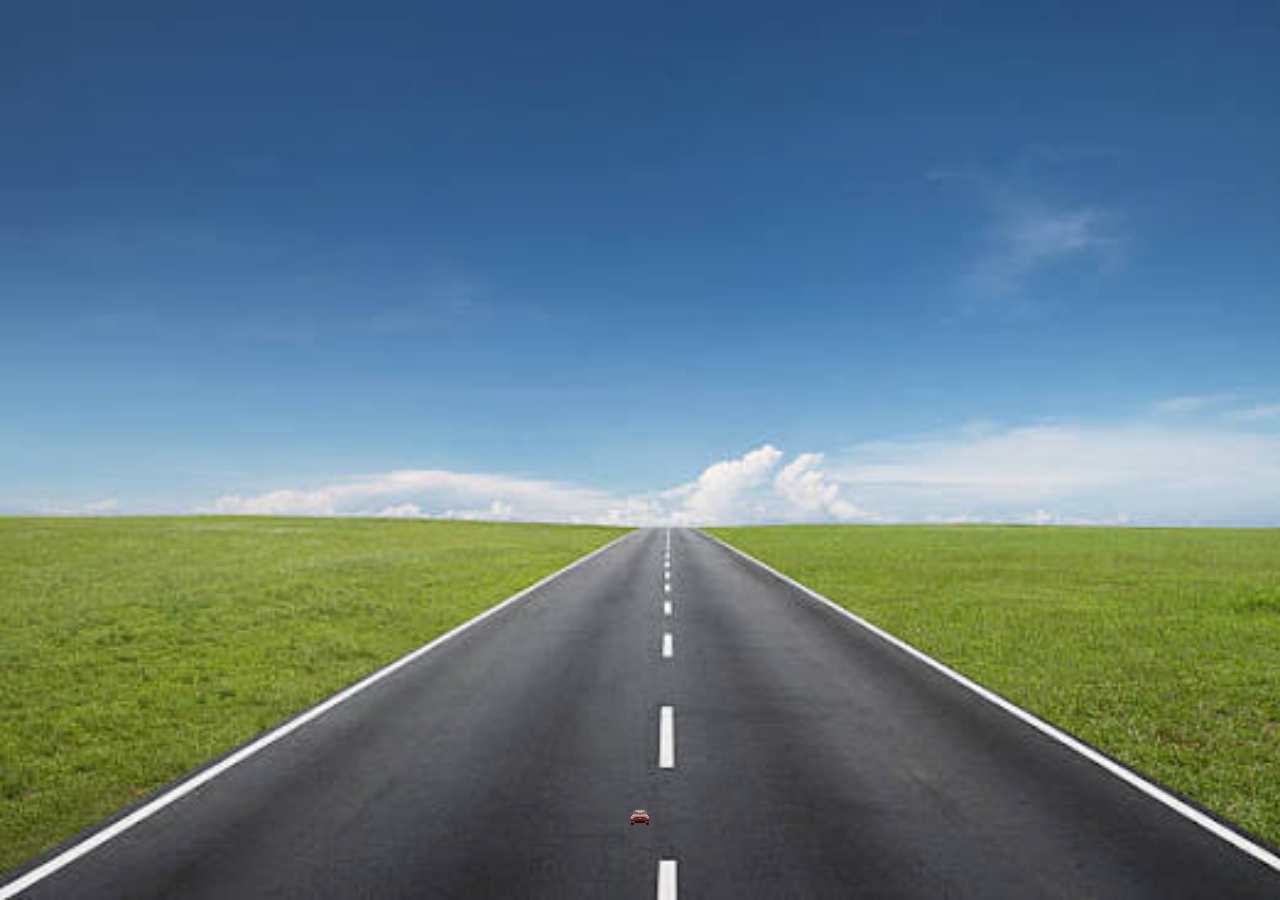
<file: animation/index.html>
<!doctype html>
<html lang="en">
  <head>
    <meta charset="UTF-8" />
    <meta name="viewport" content="width=device-width, initial-scale=1.0" />
    <title>animation</title>
    <link rel="stylesheet" href="style.css" />
  </head>
  <body>
    <div class="highway">
      <div class="car"></div>
    </div>
  </body>
</html>
</file>
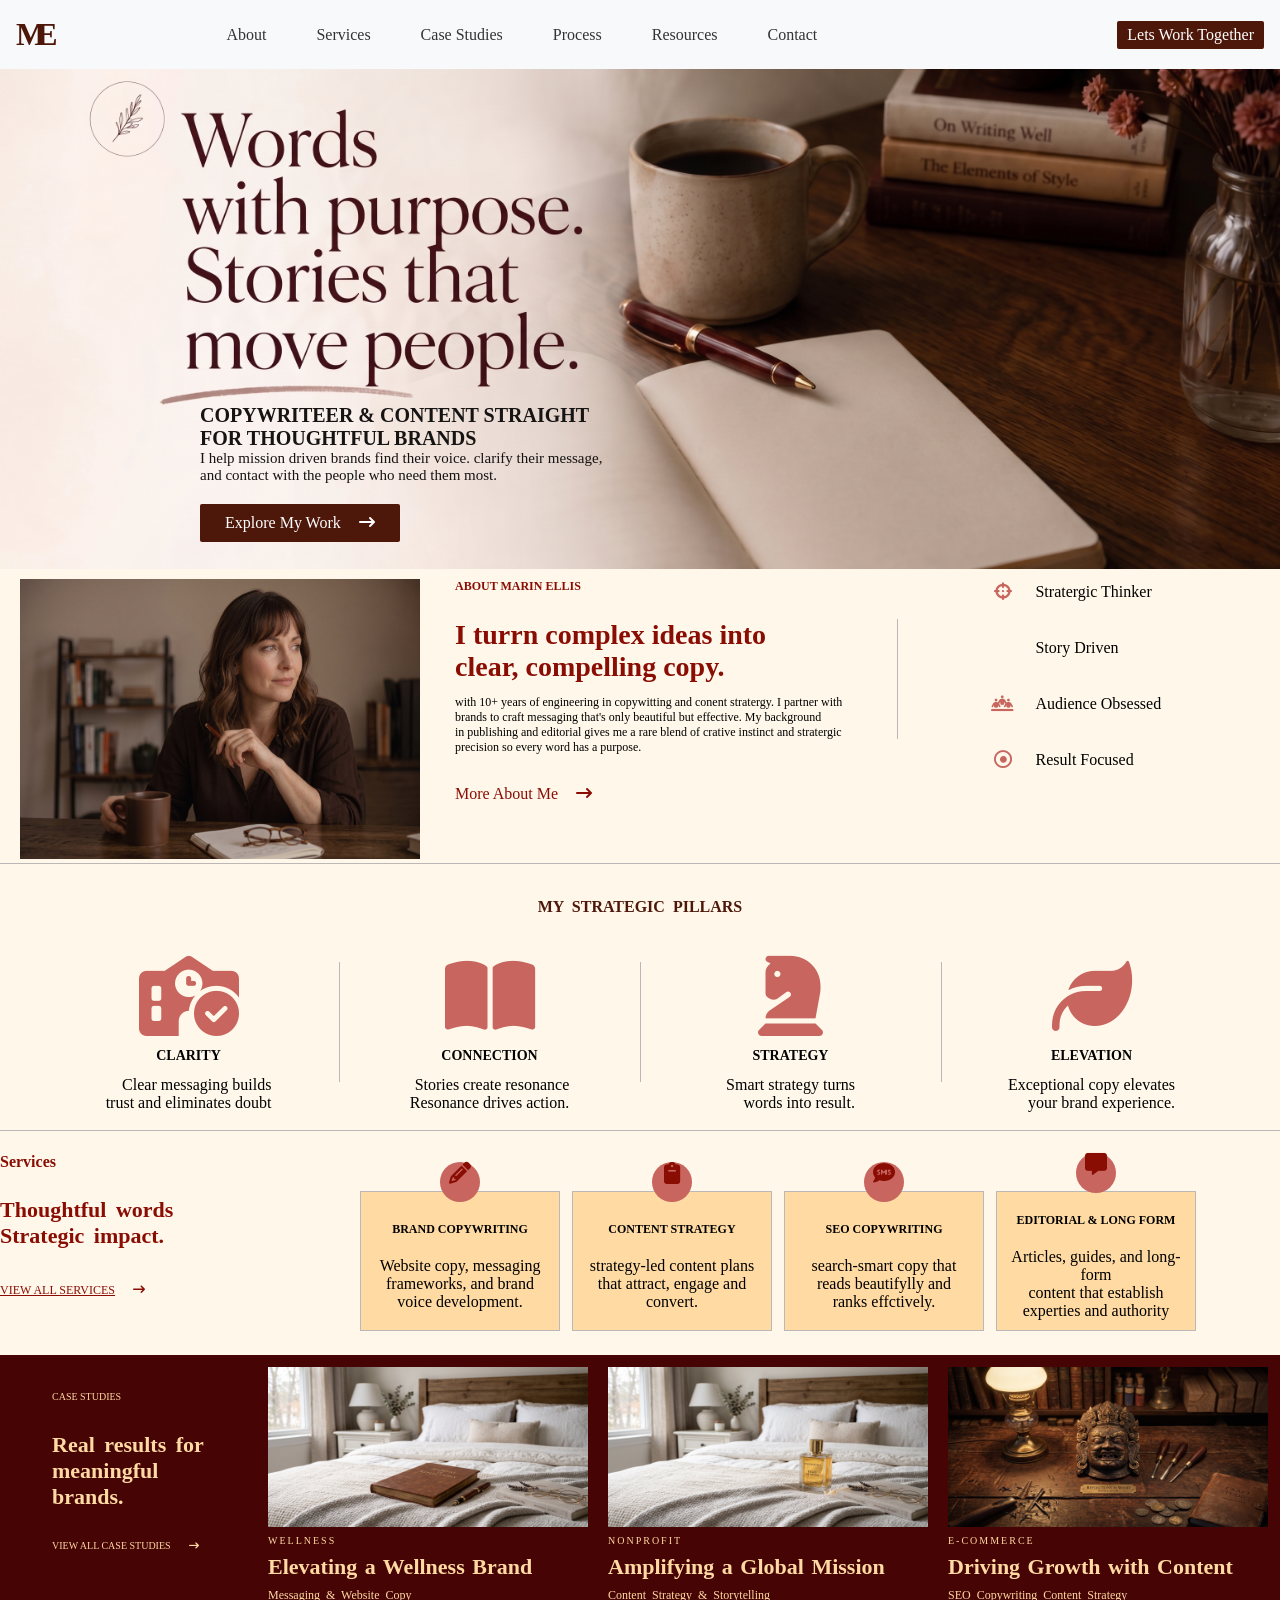
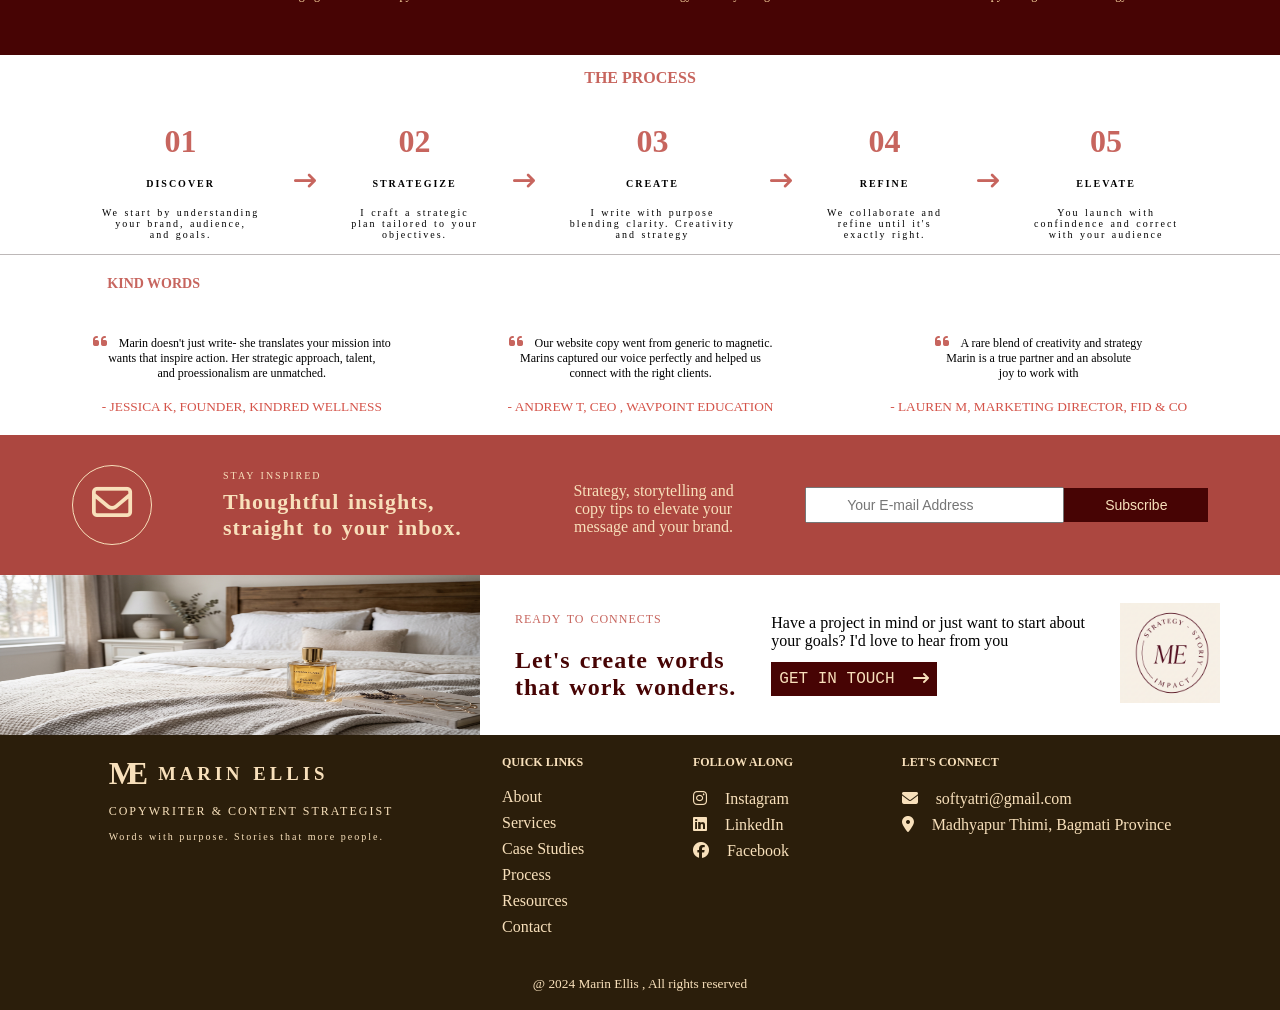
<file: frontend projects/index.html>
<!DOCTYPE html>
<html lang="en">

<head>
    <meta charset="UTF-8">
    <meta name="viewport" content="width=device-width, initial-scale=1.0">
    <title>frontend</title>
    <link rel="stylesheet" href="style.css">
    <link rel="stylesheet" href="https://cdnjs.cloudflare.com/ajax/libs/font-awesome/6.5.1/css/all.min.css"
        integrity="sha512-DTOQO9RWCH3ppGqcWaEA1BIZOC6xxalwEsw9c2QQeAIftl+Vegovlnee1c9QX4TctnWMn13TZye+giMm8e2LwA=="
        crossorigin="anonymous" referrerpolicy="no-referrer" />
</head>

<body>
    <header class="parent">
        <div class="logo">
            <h1>M</h1>
            <h1 class="e">E</h1>
        </div>
        <nav class="child">
            <ul>
                <li><a href="#">About</a></li>
                <li><a href="#">Services</a></li>
                <li><a href="#">Case Studies</a></li>
                <li><a href="#">Process</a></li>
                <li><a href="#">Resources</a></li>
                <li><a href="#">Contact</a></li>
            </ul>
            <div class="login">
                <a href="#">Lets Work Together</a>
            </div>
    </header>
    <div class="baap">
        <div class="hero">
            <div class="hero-text">
                <h4>COPYWRITEER & CONTENT STRAIGHT <br>FOR THOUGHTFUL BRANDS</h4>
                <p>I help mission driven brands find their voice. clarify their message, <br> and contact with the
                    people
                    who need
                    them most.</p>
            </div>

            <div class="explore">
                <a href="#">Explore My Work <i class="fa-solid fa-arrow-right-long"></i></a>
            </div>
        </div>
        <div class="conatiner">
            <div class="container_1">

                <div class="container_a">
                    <img src="img2.jpg" alt="">
                </div>
                <div class="container_b">
                    <div class="title">
                        <h1 class="name">ABOUT MARIN ELLIS</h1>

                        <H1 class="about">I turrn complex ideas into <br> clear, compelling copy.</H1>
                    </div>
                    <div class="gap">
                        <p>with 10+ years of engineering in copywitting and conent stratergy. I partner with <br> brands
                            to
                            craft messaging that's only beautiful but effective. My background <br> in publishing and
                            editorial
                            gives me a rare blend of crative instinct and stratergic <br> precision so every word has a
                            purpose.</p>
                        <a href="">More About Me <i class="fa-solid fa-arrow-right-long"></i></a>

                    </div>
                </div>
                <div class="divider-line1"></div>
                <div class="container_c">
                    <ul class="feature-list">
                        <li>
                            <span class="icon"> <i class="fa-solid fa-crosshairs"></i></span>
                            <span>Stratergic Thinker</span>
                        </li>
                        <li>
                            <span class="icon"> <i class="fa-thin fa-handshake"></i></span>
                            <span>Story Driven</span>
                        </li>
                        <li>
                            <span class="icon"> <i class="fa-solid fa-people-line"></i></span>
                            <span>Audience Obsessed</span>
                        </li>
                        <li>
                            <span class="icon"><i class="fa-regular fa-circle-dot"></i></span>
                            Result Focused
                        </li>
                    </ul>
                </div>
            </div>
            <div class="box">
                <div class="sub">

                    <div class="subtitle">
                        <h1>MY STRATEGIC PILLARS</h1>
                    </div>
                </div>

                <div class="container_2">

                    <div class="container_2a">
                        <span class="symbol"> <i class="fa-solid fa-school-circle-check"></i></span>
                        <h1>CLARITY</h1>
                        <p>Clear messaging builds <br>trust and eliminates doubt</p>
                    </div>
                    <div class="divider-line"></div>
                    <div class="container_2b">
                        <span class="symbol"><i class="fa-solid fa-book-open"></i></span>
                        <h1>CONNECTION</h1>
                        <p>Stories create resonance <br> Resonance drives action.</p>
                    </div>
                    <div class="divider-line"></div>
                    <div class="container_2c">
                        <span class="symbol"><i class="fa-solid fa-chess-knight"></i></span>
                        <h1>STRATEGY</h1>
                        <p>Smart strategy turns <br> words into result.</p>
                    </div>
                    <div class="divider-line"></div>
                    <div class="container_2d">
                        <span class="symbol"><i class="fa-solid fa-leaf"></i></span>
                        <h1>ELEVATION</h1>
                        <p>Exceptional copy elevates <br> your brand experience.</p>
                    </div>
                </div>
            </div>
            <div class="thought">
                <div class="thought_a">
                    <h1 class="service">Services</h1>
                    <h1 class="words">Thoughtful words <br> Strategic impact.</h1>
                    <a href="">VIEW ALL SERVICES <span><i class="fa-solid fa-arrow-right-long"></i></span></a>
                </div>
                <div class="thought_b">
                    <div class="thought_b1">
                        <div class="con">
                            <i class="fa-solid fa-pencil"></i>
                        </div>
                        <h1>BRAND COPYWRITING</h1>
                        <p>Website copy, messaging <br>frameworks, and brand <br>voice development.</p>
                    </div>
                    <div class="thought_b2">
                        <div class="con">
                            <i class="fa-solid fa-clipboard"></i>
                        </div>
                        <h1>CONTENT STRATEGY</h1>
                        <p>strategy-led content plans <br> that attract, engage and <br> convert.</p>
                    </div>
                    <div class="thought_b3">
                        <div class="con">
                            <i class="fa-solid fa-comment-sms"></i>
                        </div>
                        <h1>SEO COPYWRITING</h1>
                        <p>search-smart copy that <br>reads beautifylly and <br> ranks effctively.</p>
                    </div>
                    <div class="thought_b4">
                        <div class="con">
                            <i class="fa-solid fa-message"></i>
                        </div>
                        <h1>EDITORIAL & LONG FORM</h1>
                        <p>Articles, guides, and long-form <br>content that establish <br>experties and authority</p>
                    </div>
                </div>

            </div>
        </div>
        <div class="color">
            <div class="col_text">
                <div class="col_text1">
                    <small>CASE STUDIES</small>
                    <h1>Real results for <br> meaningful brands.</h1>
                    <a href="">VIEW ALL CASE STUDIES <span><i class="fa-solid fa-arrow-right-long"></i></span></a>
                </div>
            </div>
            <div class="col_img">
                <div class="col_img1">
                    <img src="img (1).jpg" alt="">
                    <small>WELLNESS</small>
                    <h1>Elevating a Wellness Brand</h1>
                    <p>Messaging & Website Copy</p>
                </div>
                <div class="col_img1">
                    <img src="img (2).jpg" alt="">
                    <small>NONPROFIT</small>
                    <h1>Amplifying a Global Mission</h1>
                    <p>Content Strategy & Storytelling</p>
                </div>
                <div class="col_img1">
                    <img src="img (3).jpg" alt="">
                    <small>E-COMMERCE</small>
                    <H1>Driving Growth with Content</H1>
                    <p>SEO Copywriting Content Strategy</p>
                </div>

            </div>
        </div>
        <div class="process">
            <div class="the">
                <h1>THE PROCESS</h1>
            </div>
            <div class="proc">
                <div class="pro">
                    <h1>01</h1>
                    <small>DISCOVER</small>
                    <p class="pa">We start by understanding <br> your brand, audience, <br> and goals.</p>
                </div>
                <div class="aro">
                    <span><i class="fa-solid fa-arrow-right-long"></i></span>
                </div>
                <div class="pro">
                    <h1>02</h1>
                    <small>STRATEGIZE</small>
                    <p class="pa">I craft a strategic <br> plan tailored to your <br> objectives.</p>
                </div>
                <div class="aro">
                    <span><i class="fa-solid fa-arrow-right-long"></i></span>
                </div>
                <div class="pro">
                    <h1>03</h1>
                    <small>CREATE</small>
                    <p class="pa">I write with purpose <br> blending clarity. Creativity <br> and strategy</p>
                </div>
                <div class="aro">
                    <span><i class="fa-solid fa-arrow-right-long"></i></span>
                </div>
                <div class="pro">
                    <h1>04</h1>
                    <small>REFINE</small>
                    <p class="pa">We collaborate and <br> refine until it's <br> exactly right.</p>
                </div>
                <div class="aro">
                    <span><i class="fa-solid fa-arrow-right-long"></i></span>
                </div>
                <div class="pro">
                    <h1>05</h1>
                    <small>ELEVATE</small>
                    <p class="pa">You launch with <br> confindence and correct <br> with your audience</p>
                </div>
            </div>
        </div>
        <div class="kindword">
            <div class="kind">
                <h1>KIND WORDS</h1>
            </div>
            <div class="word">
                <div class="kw">
                    <p><span><i class="fa-solid fa-quote-left fa-2x"></i></span> Marin doesn't just write- she
                        translates your mission into <br> wants that inspire action. Her strategic approach, talent,
                        <br> and proessionalism are unmatched.
                    </p>
                    <small>- JESSICA K, FOUNDER, KINDRED WELLNESS</small>
                </div>

                <div class="kw">
                    <p><span><i class="fa-solid fa-quote-left fa-2x"></i></span> Our website copy went from generic to
                        magnetic. <br>Marins captured our voice perfectly and helped us <br> connect with the right
                        clients.</p>
                    <small>- ANDREW T, CEO , WAVPOINT EDUCATION</small>
                </div>

                <div class="kw">
                    <p><span><i class="fa-solid fa-quote-left fa-2x"></i></span> A rare blend of creativity and strategy
                        <br> Marin is a true partner and an absolute <br> joy to work with
                    </p>
                    <small>- LAUREN M, MARKETING DIRECTOR, FID & CO</small>
                </div>
            </div>
        </div>
        <div class="insight">
            <div class="ins1">
                <div class="ins1a">
                    <i class="fa-regular fa-envelope fa-xs"></i>
                </div>
            </div>
            <div class="ins2">
                <div class="ins2a">
                    <p>STAY INSPIRED</p>
                    <h1>Thoughtful insights, <br> straight to your inbox.</h1>
                </div>
            </div>
            <div class="ins3">
                <div class="ins3a">
                    <p>Strategy, storytelling and <br>copy tips to elevate your <br> message and your brand.</p>
                </div>
            </div>
            <div class="ins4">
                <div class="ins4a">
                    <input type="email" placeholder="Your E-mail Address">


                    <button>Subscribe</button>
                </div>
            </div>
        </div>
        <div class="ready">
            <div class="ready1">
                <img src="img (2).jpg" alt="">
            </div>
            <div class="ready2">
                <div class="ready2a">
                    <small>READY TO CONNECTS</small>
                    <h1>Let's create words <br> that work wonders.</h1>
                </div>
            </div>
            <div class="ready3">
                <div class="ready3a">
                    <p>Have a project in mind or just want to start about <br> your goals? I'd love to hear from you</p>
                </div>
                <div class="ready3b">
                    <a href="">GET IN TOUCH <i class="fa-solid fa-arrow-right-long"></i></a>
                </div>
            </div>
            <div class="ready4">
                <img src="img(4).jpg" alt="">
            </div>
        </div>
    </div>
    <footer>
        <div class="lm">
        <div class="me">
            <h1>ME</h1>
            <h3>MARIN ELLIS</h3>
        </div>
        <div class="me-pg">
            <p>COPYWRITER & CONTENT STRATEGIST</p>
            <small>Words with purpose. Stories that more people.</small>
        </div>
        </div>
        <div class="links">
            <h1>QUICK LINKS</h1>
            <nav class="quick">
                <ul>
                    <li><a href="">About</a></li>
                    <li><a href="">Services</a></li>
                    <li><a href="">Case Studies</a></li>
                    <li><a href="">Process</a></li>
                    <li><a href="">Resources</a></li>
                    <li><a href="">Contact</a></li>

                </ul>
            </nav>
        </div>
        <div class="along">
            <h1>FOLLOW ALONG</h1>
            <ul class="brands"> 
                <li><a href=""><i class="fa-brands fa-instagram"></i>Instagram</a></li>
                <li><a href=""><i class="fa-brands fa-linkedin"></i>LinkedIn</a></li>
                <li><a href=""><i class="fa-brands fa-facebook"></i>Facebook</a></li>

            </ul>
        </div>
        <div class="connect">
            <h1>LET'S CONNECT</h1>
            <ul class="ct">
                <li>
                    <a href=""><i class="fa-solid fa-envelope"></i> softyatri@gmail.com</a>
                    <a href=""><i class="fa-solid fa-location-dot"></i>Madhyapur Thimi, Bagmati Province</a>
                </li>
            </ul>
        </div>
       
    </footer>
    
    <div class="copyright">
        <small>@ 2024 Marin Ellis , All rights reserved</small>
    </div>
</body>

</html>
</file>
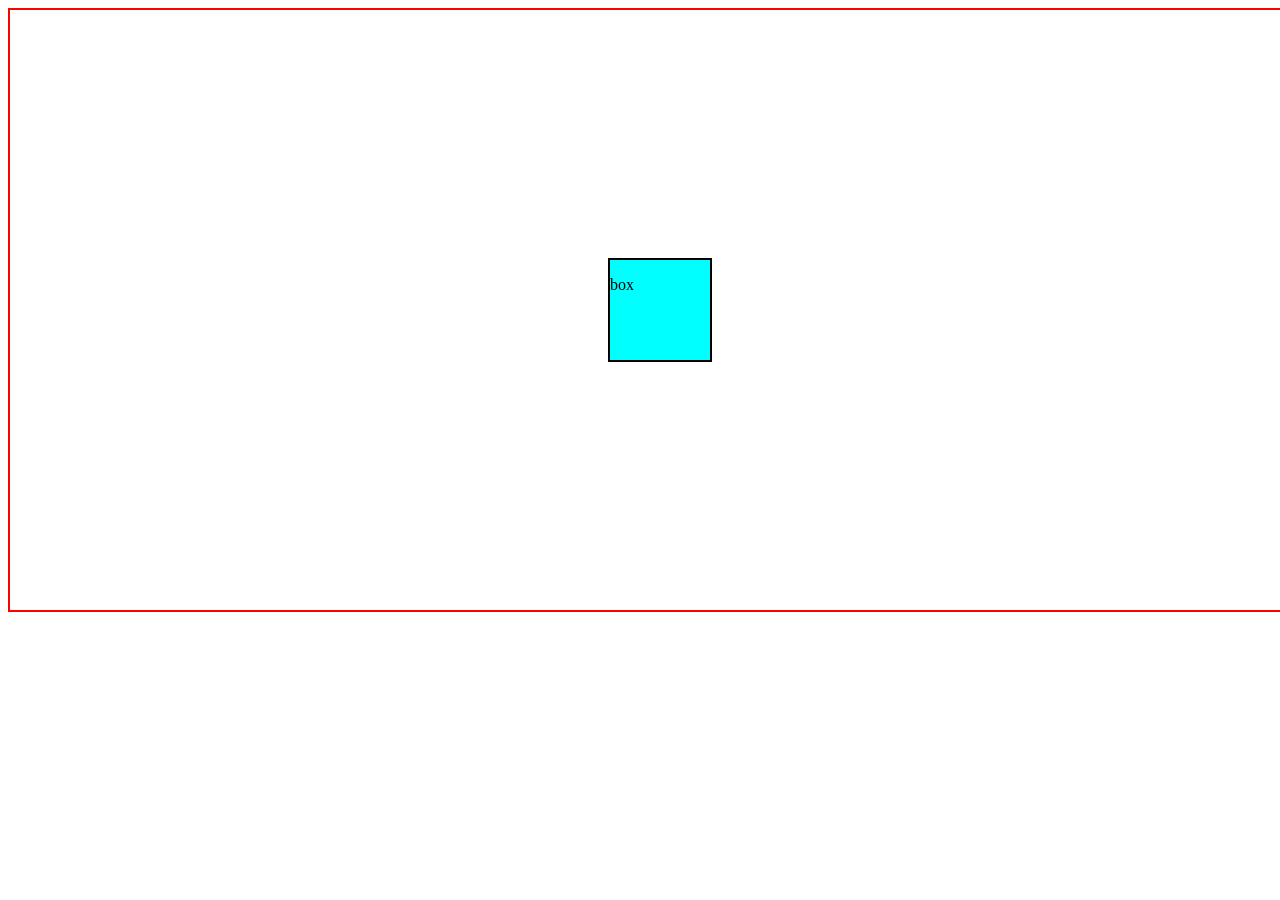
<file: transform/index.html>
<!DOCTYPE html>
<html lang="en">
<head>
    <meta charset="UTF-8">
    <meta name="viewport" content="width=device-width, initial-scale=1.0">
    <title>Css Transform</title>
    <link rel="stylesheet" href="style.css">
</head>
<body>
    <div class="container">
        <div class="box">
            <p>box</p>
        </div>
    </div>
</body>
</html>
</file>
<file: animation/style.css>
* {
  margin: 0;
  padding: 0;
  box-sizing: border-box;
}
.highway {
  background-image: url("highway.jpg");
  background-size: cover;
  height: 100vh;
  display: flex;
  justify-content: center;
  align-items: end;
  perspective: 1000px;
}
.car {
  background-image: url("car.webp");
  background-repeat: no-repeat;
  background-size: contain;
  height: 20px;
  width: 20px;
  position: relative;
  bottom: 110px;
  align-items: center;
  justify-content: end;
  transform: translateZ(100px);
  animation-name: drive;
  animation-duration: 3.5s;
  animation-iteration-count: infinite;
  animation-timing-function: ease-in-out;
  overflow: hidden;
}


@keyframes drive {
  0% {
    transform: translateZ(100px);
     height: 20px;
  width: 20px;
  }
  100% {
    transform: translateZ(800px);
     height: 160px;
  width: 160px;
  }
}
</file>
<file: frontend projects/style.css>
* {
    margin: 0px;
    padding: 0px;
    box-sizing: border-box;
}

.baap {
    display: flex;
    flex-direction: column;
    
}

.parent {
    margin: 0;
    padding: 0;
    display: flex;
    justify-content: space-between;
    align-items: center;
    padding: 1rem;
    background-color: #f8f9fa;
}

.logo {
    width: 5px;
    display: flex;
    flex-direction: row;
    gap: -50px;
    color: #4d170a;
}

.e {
    position: relative;
    right: 10px;
}

.child {
    align-items: center;
    justify-content: center;
    display: flex;
    gap: 300px;
}

.child ul {
    display: flex;
    gap: 50px;

    list-style: none;
}

.child ul li a {


    text-decoration: none;
    color: #333;
}


.login {

    display: flex;
    align-items: center;
    justify-content: center;
    gap: 50px;
}

.login a {
    background-color: #4d170a;
    color: white;
    padding: 5px 10px;
    text-decoration: none;
    border-radius: 2px;

}

.hero {
    display: flex;
    flex-direction: column;
    align-items: bottom;
    justify-content: flex-end;

    background-image: url('img1.jpg');
    background-size: cover;
    background-position: center;
    height: 500px;


}

.hero-text {



    justify-content: flex-start;
    width: 100%;

}

.hero-text h4 {
    position: relative;
    left: 200px;
    bottom: 35px;


    color: rgb(22, 19, 19);
    font-size: 20px;

}

.hero-text p {
    position: relative;
    left: 200px;
    bottom: 35px;



    color: rgb(22, 19, 19);
    font-size: 15px;


}

.explore {


    gap: 10px;
    position: relative;
    left: 200px;
    bottom: 15px;



    height: 50px;
    width: 200px;
}

.explore a {
    background-color: #4d170a;
    color: white;
    padding: 10px 25px;
    text-decoration: none;
    border-radius: 2px;
}

.conatiner {
    
    width: 100vw;
    background-color: rgb(255, 248, 234);
    padding-top: 10px;
    top: 20px;
    display: flex;
    flex-direction: column;
}

.container_a {}

.container_1 {

    display: flex;
    flex-direction: row;
    gap: 15px;
    justify-content: flex-start;

}

.container_a img {


    padding: 0px 20px;
    width: 440px;
    height: 280px;

}

.container_b {

    display: flex;
    flex-direction: column;
    gap: 12px;

}

.container_b h1,
a {
    display: flex;

    color: rgb(138, 13, 4);
    gap: 18px;
}

.name {
    font-size: 12px;
}

.about {
    font-size: 28px;
}

.title {
    display: flex;
    flex-direction: column;
    gap: 25px;
}

.container_b p {
    font-size: 12px;
}

.gap {
    display: flex;
    flex-direction: column;
    gap: 30px;
}

.gap a {
    text-decoration: none;
}


.container_c {
    width: 400px;
    padding: 4px;
    gap: 300px;
    display: flex;
    flex-direction: row;
    justify-content: center;
    gap: 15px;
}

.feature-list {
    display: flex;
    flex-direction: column;
    gap: 18px;
    list-style: none;
    padding: 0;
    margin: 0;
}

.feature-list li {
    display: flex;
    flex-direction: row;
    align-items: center;
    gap: 5px;
    margin-bottom: 20px;
}

.feature-list .icon {
    width: 35px;
    min-width: 35px;
    display: flex;
    justify-content: center;
    align-items: center;
    margin-right: 10px;
}

.feature-list .icon i {
    font-size: 18px;
    color: rgb(199, 101, 94);
}

.sub {

    display: flex;
    flex-direction: row;

    justify-content: center;
}

.subtitle {
    padding: 16px;
    margin: 0;
    color: #4d170a;

    display: flex;
    flex-direction: row;
    align-content: center;
    font-size: 8px;
    word-spacing: 4px;
}

.container_2 {

    display: flex;
    flex-direction: row;
    justify-content: center;
    align-items: center;
    gap: 50px;
}

.symbol {
    display: flex;
    justify-content: center;
    font-size: 80px;
    color: rgb(199, 101, 94);
}

.container_2a {

    width: 200px;
    height: 180px;
    display: flex;
    flex-direction: column;
    justify-content: end;
    align-items: center;
    text-align: end;
    gap: 12px;
}

.container_2b {

    width: 200px;
    height: 180px;
    display: flex;
    flex-direction: column;
    justify-content: end;
    align-items: center;
    text-align: end;
    gap: 12px;
}

.container_2c {

    width: 200px;
    height: 180px;
    display: flex;
    flex-direction: column;
    justify-content: end;
    align-items: center;
    text-align: end;
    gap: 12px;
}

.container_2d {

    width: 200px;
    height: 180px;
    display: flex;
    flex-direction: column;
    justify-content: end;
    align-items: center;
    text-align: end;
    gap: 12px;
}

.container_2a h1,
.container_2b h1,
.container_2c h1,
.container_2d h1 {
    font-size: 14px;

}

.divider-line {
    width: 1px;
    height: 120px;
    background-color: #bdb8b8;
}

.divider-line1 {
    position: relative;
    top: 40px;
    left: 40px;
    width: 1px;
    height: 120px;
    background-color: #bdb8b8;
}

.box {
    background-color: rgb(255, 248, 234);
    padding: 18px;
    border-top: 1px #bdb8b8 solid;
    border-bottom: 1px #bdb8b8 solid;
}

.thought {
    display: flex;
    flex-direction: row;
    gap: 120px;
}

.thought_a {

    padding-top: 8px;
    position: relative;
    top: 14px;
    display: flex;
    flex-direction: column;
    gap: 26px;
    width: 240px;

}

.thought_a .service {
    word-wrap: none;
    font-size: 16px;
    color: rgb(138, 13, 4);
}

.thought_a .words {

    word-spacing: 4px;
    word-wrap: none;
    font-size: 22px;
    color: rgb(138, 13, 4);
    padding-bottom: 8px;
}

.thought_b {
    padding-top: 60px;
    display: flex;
    flex-direction: row;
    justify-content: space-around;
    gap: 12px;
    padding-bottom:24px ;
}

.thought_a a {
    font-size: 12px;
}

.thought_a li {
    position: relative;
    top: 12px;
    font-size: 12px;
}

.thought_b1 {
    border: 1px solid #bdb8b8;
    background-color: #ffdaa3;
    display: flex;
    flex-direction: column;
    justify-content: center;
    align-items: center;
    text-align: center;
    gap: 20px;
    width: 200px;
    height: 140px;
    padding-bottom: 50px;
}

.thought_b1 i {
    font-size: 22px;
 width: 40px;
 height: 40px;
background-color:rgb(199, 101, 94) ;
 color: rgb(138, 13, 4);
 border-radius: 50%;
}

.thought_b1 h1 {
    font-size: 12px;
}



.thought_b2 {
    border: 1px solid #bdb8b8;
    background-color: #ffdaa3;
    display: flex;
    flex-direction: column;
    justify-content: center;
    align-items: center;
    text-align: center;
    gap: 20px;
    width: 200px;
    height: 140px;
    padding-bottom: 50px;
}

.thought_b2 h1 {
    font-size: 12px;
}

.thought_b2 i {
    color: rgb(138, 13, 4);
    font-size: 22px;
    width: 40px;
    height: 40px;
    background-color: rgb(199, 101, 94);
    border-radius: 50%;
}

.thought_b3 {
    border: 1px solid #bdb8b8;
    background-color: #ffdaa3;
    display: flex;
    flex-direction: column;
    justify-content: center;
    align-items: center;
    text-align: center;
    gap: 20px;
    width: 200px;
    height: 140px;
    padding-bottom: 50px;
}

.thought_b3 h1 {
    font-size: 12px;
}

.thought_b3 i {
    color: rgb(138, 13, 4);
    font-size: 22px;
    width: 40px;
    height: 40px;
    background-color: rgb(199, 101, 94);
    border-radius: 50%;
}

.thought_b4 {
    border: 1px solid #bdb8b8;
    background-color: #ffdaa3;
    display: flex;
    flex-direction: column;
    justify-content: center;
    align-items: center;
    text-align: center;
    gap: 20px;
    width: 200px;
    height: 140px;
    padding-bottom: 50px;
}

.thought_b4 h1 {
    font-size: 12px;

}

.thought_b4 i {
    color: rgb(138, 13, 4);
    font-size: 22px;
    width: 40px;
    height: 40px;
    background-color: rgb(199, 101, 94);
    border-radius: 50%;
}

.color {
    display: flex;
    flex-direction: row;
    padding: 12px;
    gap: 12px;
    background-color: #470404;
}

.col_text {
    color: #ffdaa3;
    width: 400px;
}

.col_text1 {
    display: flex;
    flex-direction: column;
    padding-left: 40px;
    padding-top: 24px;
    padding-right: 20px;
    align-content: center;
    gap: 30px;
}

.col_text1 h1 {
    font-size: 22px;
    font-family: serif;
    word-spacing: 4px;
}

.col_text1 a {
    text-decoration: none;

    font-size: 10px;
    color: #ffdaa3;
}

.col_text1 small {
    font-size: 10px;
}

.col_img {
    display: flex;
    flex-direction: row;
    align-items: center;
    justify-content: center;
    gap: 20px;
}

.col_img1 {
    padding-bottom: 40px;
    display: flex;
    flex-direction: column;
    gap: 8px;
    color: #ffdaa3;
    align-items: flex-start;
    text-align: start;

}

.col_img1 img {
    width: 320px;
    height: 160px;

}

.col_img1 small {
    font-size: 10px;
    letter-spacing: 2px;
}

.col_img1 h1 {
    font-size: 22px;
    word-spacing: 2px;
}

.col_img1 p {
    font-size: 12px;
    word-spacing: 3px;
}

.process {
    border-bottom: 1px solid #bdb8b8;
    display: flex;
    height: 200px;
    flex-direction: column;
    justify-content: space-evenly;
    align-items: center;
    text-align: center;
    gap: 22px;
}
.the{
    font-size: 8px;
    color:rgb(199, 101, 94)
}

.proc {
    display: flex;
    flex-direction: row;
    gap: 35px;

}
.pro{
    display: flex;
    flex-direction: column;
    gap: 18px;
}
.proc .aro {
    display: flex;
    flex-direction: row;
    justify-content: center;
    text-align: center;
    align-items: center;
    font-size: 22px;
}
.pro small{
    font-size: 10px;
    font-weight: bold;
    letter-spacing: 2px;
}
.proc .pro h1 {
    font: 12px;
    color: rgb(199, 101, 94);
}
.pro .pa{
    font-size: 10px;
    word-spacing: 1px;
    letter-spacing: 2px;
}

.aro{
    color: rgb(199, 101, 94);
}   
.kind h1{
    display: flex;
    flex-direction: column;
    align-items: end;
    text-align: end;
    
    font-size: 14px;
    width: 200px;
    color: rgb(199, 101, 94);
}
.kindword{
    display: flex;
    flex-direction: column;
    justify-content: space-around;
    height: 180px;
    
}
.word{
    display: flex;
    flex-direction: row;
    text-align: center;
    align-items: center;
    justify-content: space-evenly;
    gap: 24px;
}
.kw p{
    padding-bottom: 16px;
    font-size: 12px;
}

.kw .fa-quote-left{
    font-size: 16px;
    margin-right: 8px;
    color: rgb(199, 101, 94);
}
.kw small{
    font-size: 184x;
    color: rgb(212, 83, 73);
}

.insight{
    display: flex;
    flex-direction: row;
    align-items: center;
    text-align: center;
    justify-content: space-evenly;
    background-color:rgb(172, 71, 64) ;
    height: 140px;
    margin: 0px;
    padding: 0px;
    box-sizing: border-box;

}
.ins1{
   
   display: flex;
   flex-direction: row;
   text-align: center;
   align-items: center;
   justify-content: center;
   width: 80px;
  height: 80px;
  border: 1px solid #f8e0bb;
  border-radius: 50%;
}
.ins1a{
    margin-top: 20px;
    display: flex;
    flex-direction: column;
    text-align: center;
    align-items: center;
    justify-content: center;
   
   
    
}
.ins1 .ins1a .fa-envelope{
    font-size: 40px;
    text-align: center;
    align-items: center;
    justify-content: center;
    height: 28px;
    width: 40px;
    color:#f8e0bb;
   
}
.ins2{
  
    margin-right:40px ;
    display: flex;
    flex-direction: column;
    align-items: start;
    justify-content: baseline;
    text-align: start;

}
.ins2a p{
    font-size: 10px;
    color: #f8e0bb;
    letter-spacing: 2px;
    word-spacing:1px ;
    padding-bottom: 8px;
}
.ins2a h1{
    font-size: 22px;
    letter-spacing: 1px;
    word-spacing: 2px;
    color: #f8e0bb;
  
}

.ins3{
    padding-top: 8px;
    color: #f8e0bb;
}
.ins4{
    position: relative;
   
    display: flex;
    flex-direction: row;
    align-items: center;
    text-align: center;
    justify-content: center;
}
.ins4a{
    display: flex;
    flex-direction: row; /* Places elements side-by-side */
    align-items: center;
    

}
.ins4a input[type="email"],
.ins4a button{
    font-size: 14px;
    padding: 8px 40px; 
    box-sizing: border-box; 
}
.ins4a button{
    color: #f8e0bb;
    background-color: #470404;
    border: 1px solid #470404;
}
.ready{
    margin: 0;
    padding: 0;
    box-sizing: border-box;
    display: flex;
    flex-direction: row;
    text-align: center;
    align-items: center;
    justify-content: space-between;
    position: relative;
   
}
.ready1{
    display: flex;
    flex-direction: row;
    align-items: start;
    text-align: start;
    justify-content: baseline;
   
}
.ready1 img{
    width: 480px;
    height: 160px;
    
}
.ready2{
   
    display: flex;
    flex-direction: column;
    align-items: start;
    text-align: start;
    justify-content: baseline;
}
.ready2a h1{
    padding-top: 20px;
    font-size: 24px;
    color: #470404;
    word-spacing: 2px;
    letter-spacing: 1px;
}
.ready2a small{
    font-size:12px;
    word-spacing: 2px;
    letter-spacing: 1px;
    color: rgb(199, 101, 94);
}
.ready3{
    display: flex;
    flex-direction: column;
    text-align: start;
    align-items: start;
    justify-content: baseline;
    gap: 12px;
}

.ready3b{
  
    padding: 8px 8px;
    background-color:#470404 ;
}
.ready3b a{
    text-decoration: none;
    color: #f8e0bb;
    font-family:'Courier New', Courier, monospace;
}
.ready4 img{
    width: 240ox;
    height: 100px;
    padding-right:60px ;

}
.me{
    display: flex;
    gap: 22px;
    box-sizing: border-box;
}
.me h1{
   
    letter-spacing: -12px;
}
.me h3{
   padding-top: 8px;
   word-spacing: 1px;
   letter-spacing: 4px;

}
footer{
    background-color: #2b1e0b;
    color:#f8e0bb ;
    display: flex;
    align-content: center;
    justify-content: space-evenly;
    padding-bottom: 40px;
    padding-top: 20px;

}
.lm{
    display: flex;
    flex-direction: column;
    gap: 12px;
    
}

.me-pg{
gap: 8px;
font-size: 12px;
letter-spacing: 2px;

}
.me-pg p{
    margin-bottom: 10px;
}
.links h1{
    font-size: 12px;
}
.quick{
    margin-top: 18px;
}
.quick ul{
    list-style: none;
}
.quick ul li{
    margin-top: 8px;
}
.quick ul li a{
    text-decoration: none;
    color: #f8e0bb;
}
.along h1{
    font-size: 12px;
}
.along ul{
    list-style: none;
}

.along ul li a{
    margin-top: 8px;
    text-decoration: none;
     color: #f8e0bb;
}
.brands{
    margin-top: 20px;
}
.connect{
    color: #f8e0bb;
}
.connect h1{
    font-size: 12px;
}
.connect ul{
    list-style: none;

}
.connect ul li a{
    text-decoration: none;
    color:#f8e0bb;
    margin-top: 8px;
}
.ct{
    margin-top: 20px;
}
.copyright{
    background-color: #2b1e0b;
    color: #f8e0bb;
    display: flex;
    text-align: center;
    align-items: center;
    justify-content: space-around;
    padding-bottom: 8px;
}
.copyright small{
    margin-bottom: 10px;
}
</file>
<file: transform/style.css>
.container {
    width: 1300px;
    height: 600px;
    border: 2px solid red;
    display: flex;
    justify-content: center;
    align-items: center;
}
.box {
    width: 100px;
    height: 100px;
    border: 2px solid black;
    background-color: aqua;
    
    /* transform: translate(200px); */
    /* transform: translate(-40px); */
    /* transform: translateX(100px);
        transform: translateX(-40px); */
    /* transform: translateY(100px);
        transform: translateY(-40px); */
    /* transform: perspective(800px) translateZ(400px);
    transform: perspective(800px) translateZ(-400px); */
    /* transform: rotate(90deg);
    transform: rotate(-90deg); */
    /* transform: rotateX(45deg); */
    /* transform: rotateX(-40deg); */
    /* transform: rotateY(60deg);
    transform: rotateY(-60deg); */
    /* transform: rotateZ(90deg);
    transform: rotateZ(-90deg); */
    /* transform: scaleX(2); */
    /* transform: scaleX(-2); */
    /* transform: scale(2);
    transform: scale(-2); */
    /* transform: scaleY(2);
    transform: scaleY(-2); */
    /* transform: scaleZ(2);
    transform: scaleZ(-2);
    transform: scale3d(2);
    transform: scale3d(-2); */
    /* transform: skew(24deg);
    transform: skew(-24deg);
    transform: skewX(24deg);
    transform: skewX(-24deg); */
    /* transform: skewY(24deg);
    transform: skewY(-24deg); */
    

}
</file>
